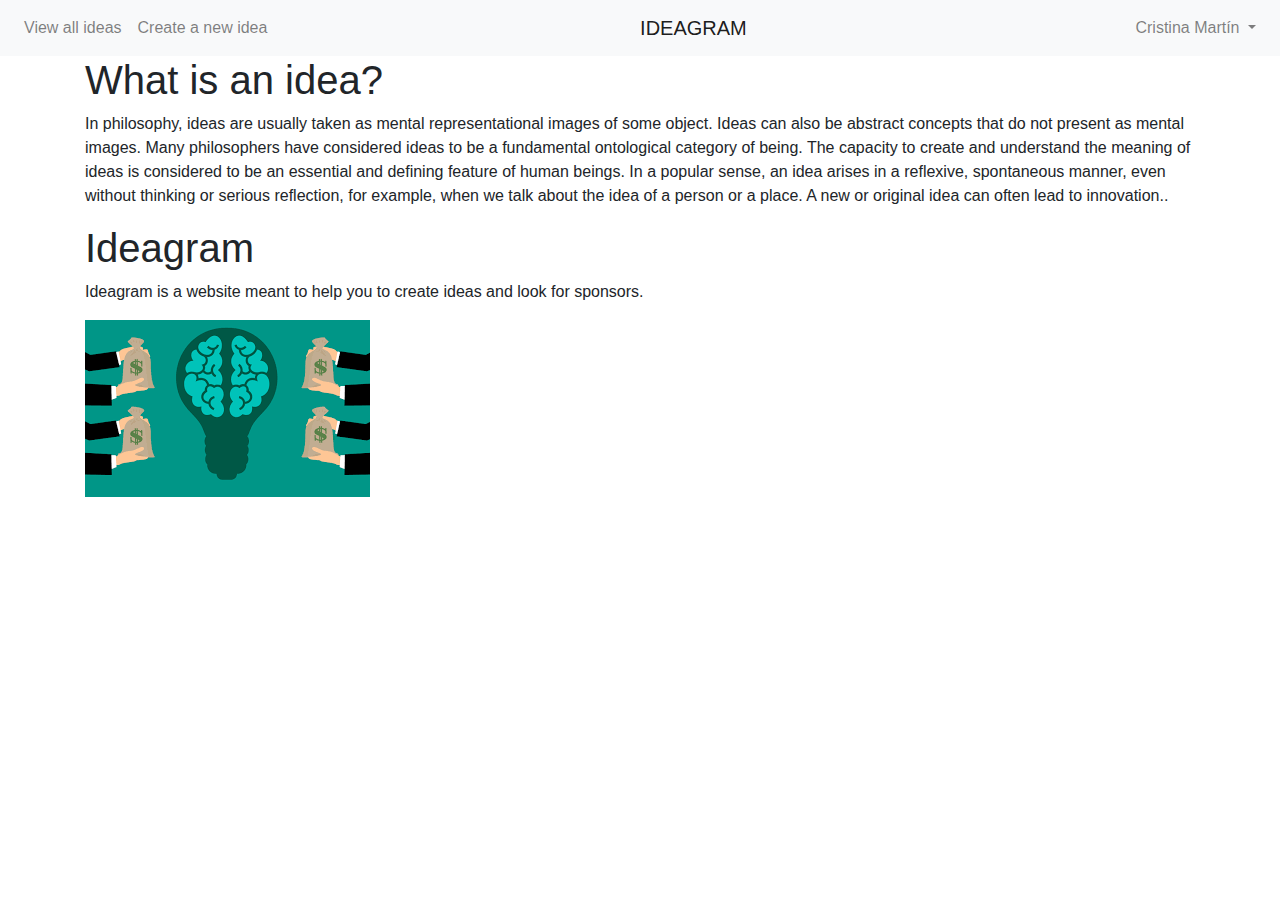
<file: index.html>
<!doctype html>
<html lang="en">
<head>
  <title>Hello</title>
  <meta charset="utf-8">
  <meta name="viewport" content="width=device-width, initial-scale=1">
  <link rel="stylesheet" href="https://maxcdn.bootstrapcdn.com/bootstrap/4.1.3/css/bootstrap.min.css">
  <script src="https://ajax.googleapis.com/ajax/libs/jquery/3.3.1/jquery.min.js"></script>
  <script src="https://cdnjs.cloudflare.com/ajax/libs/popper.js/1.14.3/umd/popper.min.js"></script>
  <script src="https://maxcdn.bootstrapcdn.com/bootstrap/4.1.3/js/bootstrap.min.js"></script>
  <script src="./customjs/app.js"></script>
</head>
  <body>

  
<body>

<nav class="navbar navbar-expand-lg navbar-light bg-light">
  
  <button class="navbar-toggler" type="button" data-toggle="collapse" data-target="#navbarSupportedContent" aria-controls="navbarSupportedContent" aria-expanded="false" aria-label="Toggle navigation">
    <span class="navbar-toggler-icon"></span>
  </button>

  <div class="collapse navbar-collapse" id="navbarSupportedContent">
    <ul class="navbar-nav mr-auto">
      <li class="nav-item">
        <a class="nav-link" href="tableIdeas.html">View all ideas</a>
      </li>
      <li class="nav-item">
        <a class="nav-link" href="form.component.html">Create a new idea</a>
      </li>
    </ul>
  </div>
  
  <a class="navbar-brand" href="#">IDEAGRAM</a>
    
  <div class="collapse navbar-collapse" id="navbarSupportedContent">
    <ul class="navbar-nav ml-auto">
      <li class="nav-item dropdown">
        <a class="nav-link dropdown-toggle" href="#" id="navbarDropdown" role="button" data-toggle="dropdown" aria-haspopup="true" aria-expanded="false">
          Cristina Martín
        </a>
        <div class="dropdown-menu dropdown-menu-right" aria-labelledby="navbarDropdown">
          <a class="dropdown-item" href="#">Profile</a>
          <a class="dropdown-item" href="#">Settings</a>
          <div class="dropdown-divider"></div>
          <a class="dropdown-item" href="#">Logout</a>
        </div>
      </li>
    </ul> 
  </div>
  
</nav>


    <div class="container">
      <h1>What is an idea?</h1>      
      <p>In philosophy, ideas are usually taken as mental representational images of some object. Ideas can also be abstract concepts that do not present as mental images. Many philosophers have considered ideas to be a fundamental ontological category of being. The capacity to create and understand the meaning of ideas is considered to be an essential and defining feature of human beings. In a popular sense, an idea arises in a reflexive, spontaneous manner, even without thinking or serious reflection, for example, when we talk about the idea of a person or a place. A new or original idea can often lead to innovation..</p>
      <h1>Ideagram</h1>
      <p>Ideagram is a website meant to help you to create ideas and look for sponsors.</p>
      <img src="idea.png" class="img-fluid" alt="Responsive image">
    </div>

  </body>
</html>
</file>
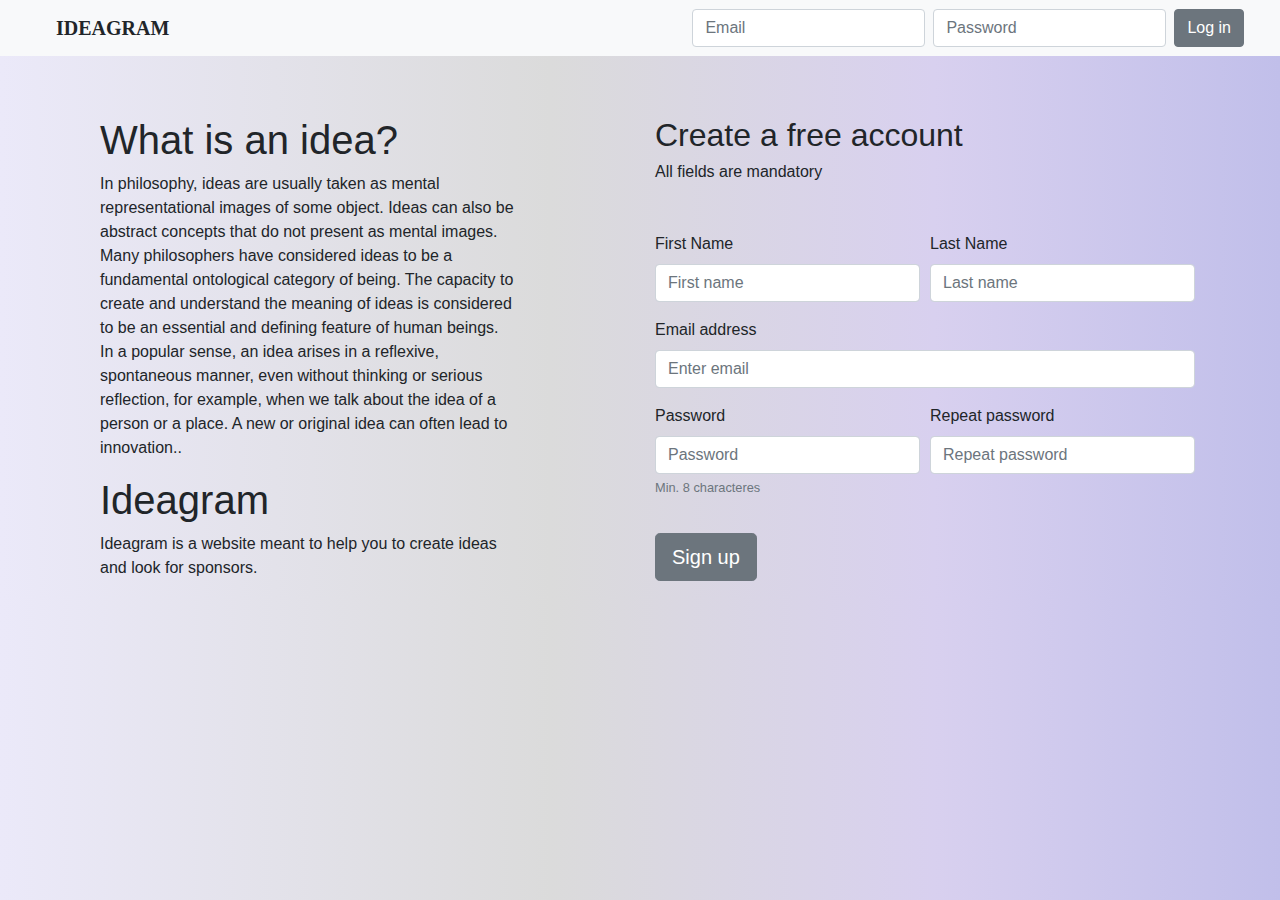
<file: register.html>
<!doctype html>
<html lang="en">
<head>
  <title>Hello</title>
  <meta charset="utf-8">
  <meta name="viewport" content="width=device-width, initial-scale=1">
  <link rel="stylesheet" href="https://maxcdn.bootstrapcdn.com/bootstrap/4.1.3/css/bootstrap.min.css">
  <link rel="stylesheet" type="text/css" href="prueba.css">
  <script src="https://ajax.googleapis.com/ajax/libs/jquery/3.3.1/jquery.min.js"></script>
  <script src="https://cdnjs.cloudflare.com/ajax/libs/popper.js/1.14.3/umd/popper.min.js"></script>
  <script src="https://maxcdn.bootstrapcdn.com/bootstrap/4.1.3/js/bootstrap.min.js"></script>
  <script src="./customjs/login.js"></script>
  <script src="./customjs/register.js"></script>
</head>

<body>

<nav class="navbar navbar-light bg-light">
  <a class="navbar-brand" style = "margin-left: 40px; font-weight: bold; font-weight: 900;font-family: Verdana">IDEAGRAM</a>
  <form class="form-inline" style = "margin-right: 20px">
    <input class="form-control mr-sm-2" type="email" placeholder="Email" aria-label="Email" id ="emailLogIn">
    <input class="form-control mr-sm-2" type="password" placeholder="Password" aria-label="Password" id = "passWordLogIn">
    <button type="button" class="btn btn-secondary" onclick="getDataLogin();">Log in</button>
  </form>
</nav>
<div class="container">
        <form>
            <div class="row" style="margin-top: 60px">

              <div class ="col-md-5">
                    <div class="container">
                      <h1>What is an idea?</h1>      
                      <p>In philosophy, ideas are usually taken as mental representational images of some object. Ideas can also be abstract concepts that do not present as mental images. Many philosophers have considered ideas to be a fundamental ontological category of being. The capacity to create and understand the meaning of ideas is considered to be an essential and defining feature of human beings. In a popular sense, an idea arises in a reflexive, spontaneous manner, even without thinking or serious reflection, for example, when we talk about the idea of a person or a place. A new or original idea can often lead to innovation..</p>
                      <h1>Ideagram</h1>
                      <p>Ideagram is a website meant to help you to create ideas and look for sponsors.</p>
              </div>

              </div>
              <div class ="col-md-1"></div>
              <div class ="col-md-6" id="register">
                <h2>Create a free account</h2>
                <h6> All fields are mandatory </h6>
                <form>
                  <div class="form-row" style="margin-top: 50px">
                    <div class="form-group col-md-6">
                      <label for="">First Name</label>
                      <input type="text" class="form-control" id="firstNameReg" aria-describedby="" placeholder="First name">
                    </div>
                    <div class="form-group col-md-6">
                      <label for="">Last Name</label>
                      <input type="text" class="form-control" id="lastNameReg" aria-describedby="" placeholder="Last name">
                    </div>
                  </div>
                  <div class="form-group">
                    <label for="exampleInputEmail1">Email address</label>
                    <input type="email" class="form-control" id="emailReg" aria-describedby="emailHelp" placeholder="Enter email">
                  </div>
                  <div class="form-row">
                    <div class="form-group col-md-6">
                      <label for="exampleInputPassword1">Password</label>
                      <input type="password" class="form-control" id="password1Reg" placeholder="Password">
                      <small id="titleHelp" class="form-text text-muted">Min. 8 characteres</small>
                    </div>
                    <div class="form-group col-md-6">
                      <label for="exampleInputPassword1">Repeat password</label>
                      <input type="password" class="form-control" id="password2Reg" placeholder="Repeat password">
                    </div>
                  </div>
                  <div class="form-group" style="margin-top: 20px">
                     <button type="button" class="btn btn-secondary btn-lg" onclick="register()" href="allIdeas.html">Sign up</button>
                  </div>
                </form>
              </div>
            </div>
          </form>

    </body>
    </html>
</file>
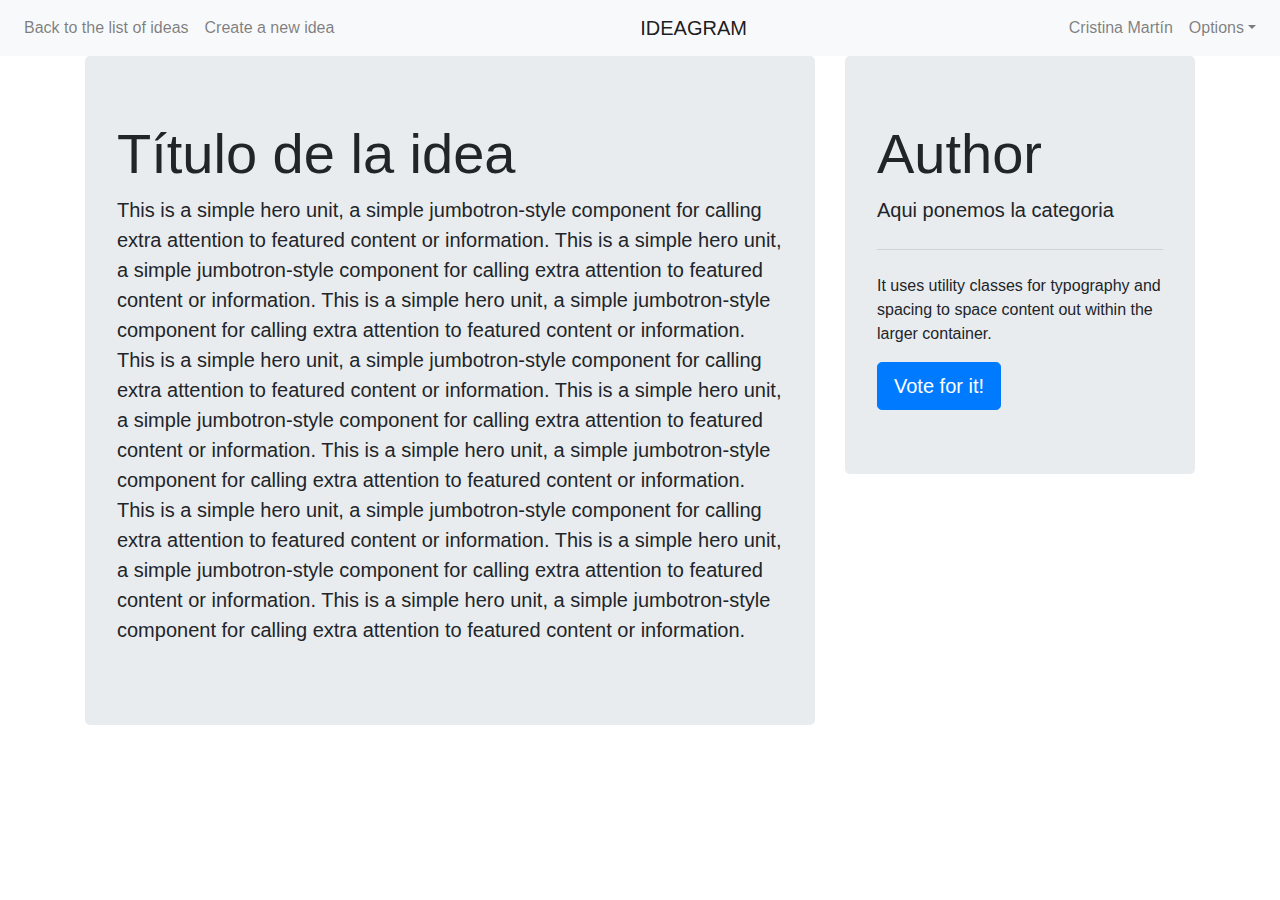
<file: singleIdea.html>
<!DOCTYPE html>
<html lang="en">
<head>
  <title>Hello</title>
  <meta charset="utf-8">
  <meta name="viewport" content="width=device-width, initial-scale=1">
  <link rel="stylesheet" href="https://maxcdn.bootstrapcdn.com/bootstrap/4.1.3/css/bootstrap.min.css">
  <script src="https://ajax.googleapis.com/ajax/libs/jquery/3.3.1/jquery.min.js"></script>
  <script src="https://cdnjs.cloudflare.com/ajax/libs/popper.js/1.14.3/umd/popper.min.js"></script>
  <script src="https://maxcdn.bootstrapcdn.com/bootstrap/4.1.3/js/bootstrap.min.js"></script>
  <script src="./customjs/app.js"></script>
</head>

<body>
<nav class="navbar navbar-expand-lg navbar-light bg-light">

      <div class="collapse navbar-collapse" id="collapsibleNavbar">
        <ul class="navbar-nav">
          <li class="nav-item">
            <a class="nav-link" href="tableIdeas.html">Back to the list of ideas</a>
          </li>
          <li class="nav-item">
            <a class="nav-link" href="form.component.html">Create a new idea</a>
          </li>    
        </ul>
      </div>  


  <div class="nav navbar-nav navbar-collapse">
    <a class="navbar-brand" href="#">IDEAGRAM</a>
    <button class="navbar-toggler" type="button" data-toggle="collapse" data-target="#navbarNavAltMarkup" aria-controls="navbarNavAltMarkup" aria-expanded="false" aria-label="Toggle navigation">
    <span class="navbar-toggler-icon"></span>
    </button>
  </div>

<div class="nav navbar-nav navbar-right" id="navbarNavAltMarkup">
    <ul class="navbar-nav">
      <li class="nav-item">
        <a class="nav-link" href="#">Cristina Martín</a>
      </li>
      <li class="nav-item dropdown">
        <a class="nav-link dropdown-toggle" data-toggle="dropdown" href="#" role="button" aria-haspopup="true" aria-expanded="false">Options</a>
        <div class="dropdown-menu">
            <a class="dropdown-item" href="#">Action</a>
            <a class="dropdown-item" href="#">Another action</a>
            <a class="dropdown-item" href="#">Something else here</a>
            <div class="dropdown-divider"></div>
            <a class="dropdown-item" href="#">Separated link</a>
        </div>
       </li>
    </ul>
</div>
</nav>


<div class="container">
  <div class="row">
    <div class="col-sm-8">
		<div class="jumbotron">
			<h1 class="display-4" id="idea-title">Título de la idea</h1>
			<p class="lead" id="idea-description">This is a simple hero unit, a simple jumbotron-style component for calling extra attention to featured content or information.
			This is a simple hero unit, a simple jumbotron-style component for calling extra attention to featured content or information.
			This is a simple hero unit, a simple jumbotron-style component for calling extra attention to featured content or information.
			This is a simple hero unit, a simple jumbotron-style component for calling extra attention to featured content or information.
			This is a simple hero unit, a simple jumbotron-style component for calling extra attention to featured content or information.
			This is a simple hero unit, a simple jumbotron-style component for calling extra attention to featured content or information.
			This is a simple hero unit, a simple jumbotron-style component for calling extra attention to featured content or information.
			This is a simple hero unit, a simple jumbotron-style component for calling extra attention to featured content or information.
			This is a simple hero unit, a simple jumbotron-style component for calling extra attention to featured content or information.</p>
			
		</div>
    </div>
    <div class="col-sm-4">
      <div class="jumbotron">
			<h1 class="display-4" id="idea-author">Author</h1>
			<p class="lead" id="idea-category">Aqui ponemos la categoria</p>
			<hr class="my-4">
			<p>It uses utility classes for typography and spacing to space content out within the larger container.</p>
			<a class="btn btn-primary btn-lg" href="#" role="button">Vote for it!</a>
		</div>
    </div>
  </div>
</div>
</body>
</html>
</file>
<file: prueba.css>
body{
	background: rgba(235,233,249,1);
background: -moz-linear-gradient(left, rgba(235,233,249,1) 0%, rgba(219,219,219,1) 43%, rgba(216,208,239,1) 73%, rgba(193,191,234,1) 100%);
background: -webkit-gradient(left top, right top, color-stop(0%, rgba(235,233,249,1)), color-stop(43%, rgba(219,219,219,1)), color-stop(73%, rgba(216,208,239,1)), color-stop(100%, rgba(193,191,234,1)));
background: -webkit-linear-gradient(left, rgba(235,233,249,1) 0%, rgba(219,219,219,1) 43%, rgba(216,208,239,1) 73%, rgba(193,191,234,1) 100%);
background: -o-linear-gradient(left, rgba(235,233,249,1) 0%, rgba(219,219,219,1) 43%, rgba(216,208,239,1) 73%, rgba(193,191,234,1) 100%);
background: -ms-linear-gradient(left, rgba(235,233,249,1) 0%, rgba(219,219,219,1) 43%, rgba(216,208,239,1) 73%, rgba(193,191,234,1) 100%);
background: linear-gradient(to right, rgba(235,233,249,1) 0%, rgba(219,219,219,1) 43%, rgba(216,208,239,1) 73%, rgba(193,191,234,1) 100%);
filter: progid:DXImageTransform.Microsoft.gradient( startColorstr='#ebe9f9', endColorstr='#c1bfea', GradientType=1 );
}


.col-md-8{
border-radius: 40px 40px 40px 40px;
-moz-border-radius: 40px 40px 40px 40px;
-webkit-border-radius: 40px 40px 40px 40px;
border: 0px solid #000000;
}


.containerAllIdeas{
	border-radius: 40px 40px 40px 40px;
 -moz-border-radius: 40px 40px 40px 40px;
 -webkit-border-radius: 40px 40px 40px 40px;
 border: 0px solid #000000;
}
</file>
